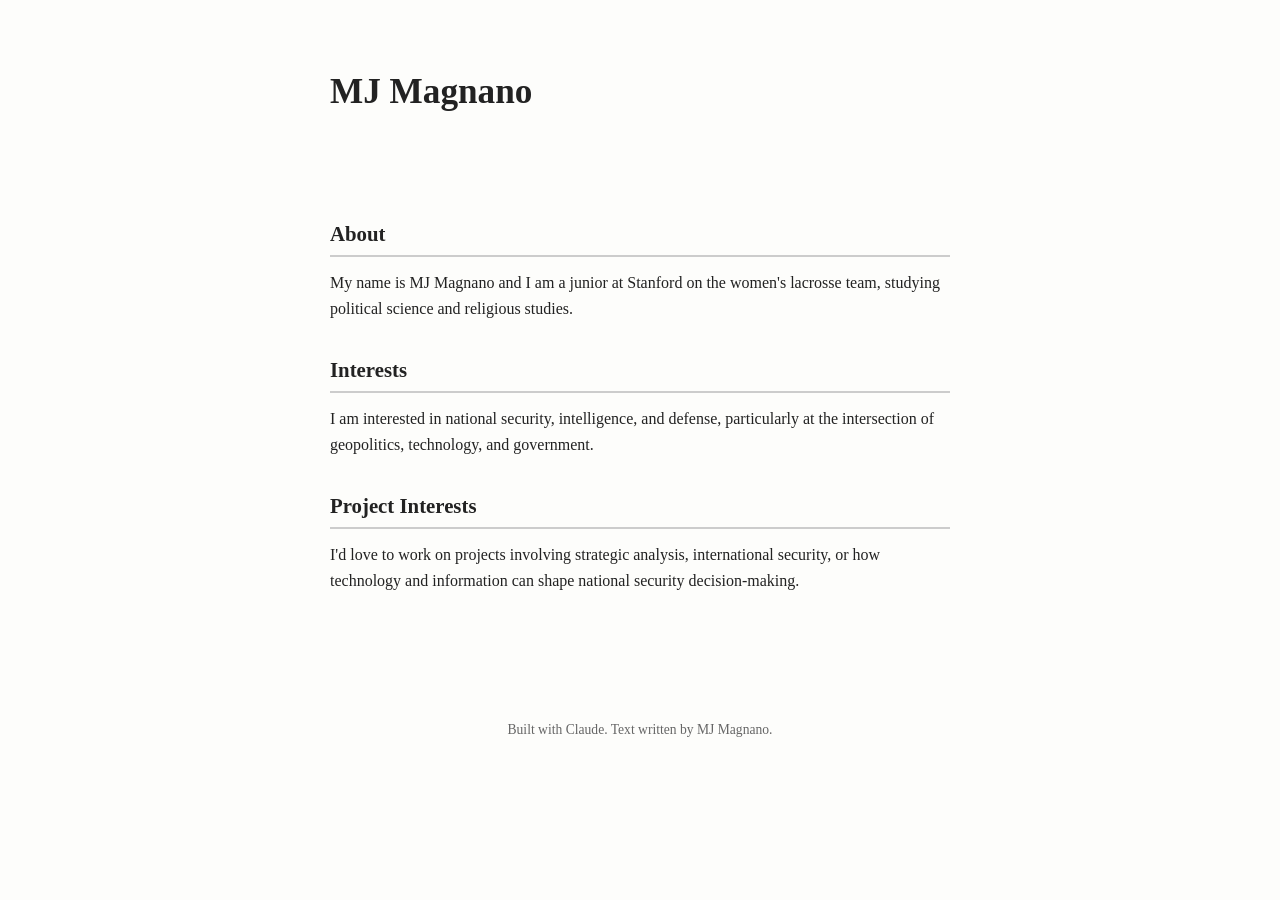
<file: index.html>
<!DOCTYPE html>
<html lang="en">
<head>
  <meta charset="UTF-8">
  <meta name="viewport" content="width=device-width, initial-scale=1.0">
  <title>MJ Magnano</title>
  <link rel="stylesheet" href="style.css">
</head>
<body>
  <header>
    <h1>MJ Magnano</h1>
  </header>

  <main>
    <section id="about">
      <h2>About</h2>
      <p>My name is MJ Magnano and I am a junior at Stanford on the women's lacrosse team, studying political science and religious studies.</p>
    </section>

    <section id="interests">
      <h2>Interests</h2>
      <p>I am interested in national security, intelligence, and defense, particularly at the intersection of geopolitics, technology, and government.</p>
    </section>

    <section id="project-interests">
      <h2>Project Interests</h2>
      <p>I'd love to work on projects involving strategic analysis, international security, or how technology and information can shape national security decision-making.</p>
    </section>
  </main>

  <footer>
    <p>Built with Claude. Text written by MJ Magnano.</p>
  </footer>
</body>
</html>
</file>
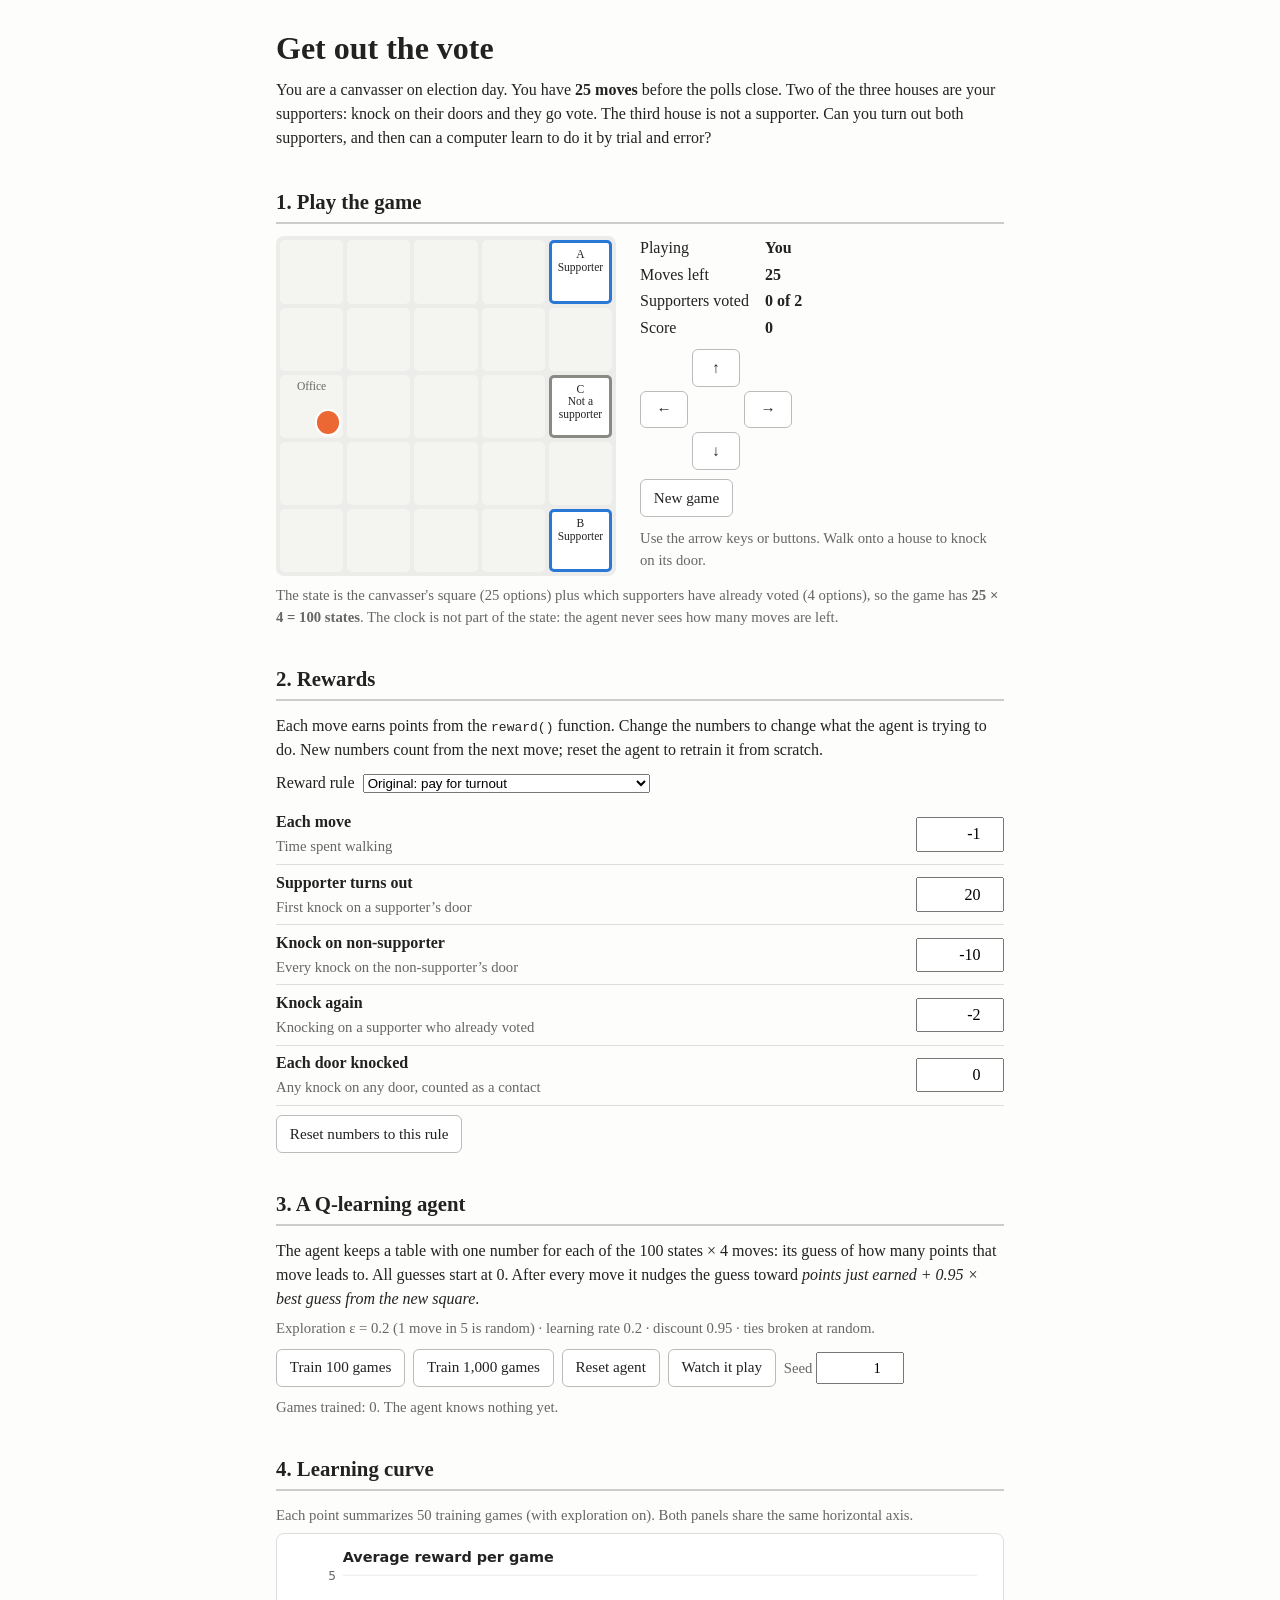
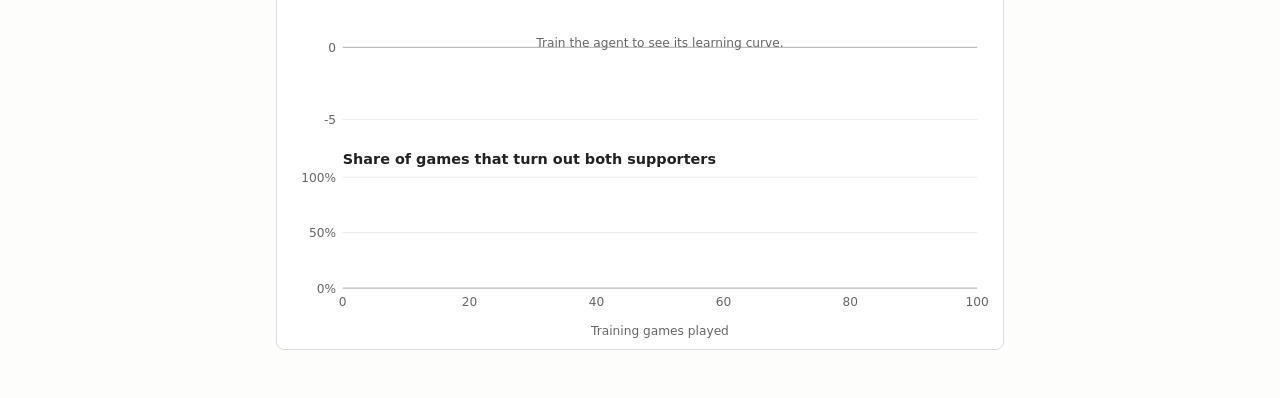
<file: rl-game/index.html>
<!doctype html>
<html lang="en">
<head>
<meta charset="utf-8">
<meta name="viewport" content="width=device-width, initial-scale=1">
<title>Get Out the Vote</title>
<style>
  :root {
    --bg: #fdfdfb;
    --panel: #ffffff;
    --ink: #222222;
    --ink-muted: #666666;
    --rule: #dddddd;
    --grid-line: #ececea;
    --cell: #f4f4f1;
    --supporter: #2a78d6;
    --opponent: #8a8a85;
    --voted: #1f8a4c;
    --canvasser: #eb6834;
    --series-reward: #2a78d6;
    --series-goal: #eb6834;
  }
  * { box-sizing: border-box; }
  body {
    margin: 0;
    font-family: Georgia, 'Times New Roman', serif;
    line-height: 1.5;
    color: var(--ink);
    background: var(--bg);
  }
  main { max-width: 760px; margin: 0 auto; padding: 1.5rem 16px 3rem; }
  h1 { font-size: 2rem; margin: 0 0 .25rem; }
  h2 { font-size: 1.3rem; border-bottom: 2px solid #ccc; padding-bottom: .3rem; margin: 2.2rem 0 .8rem; }
  p { margin: .4rem 0; }
  .muted { color: var(--ink-muted); font-size: .92rem; }
  button {
    font: inherit; font-size: .95rem; padding: .4rem .8rem; cursor: pointer;
    border: 1px solid #bbb; border-radius: 6px; background: var(--panel); color: var(--ink);
  }
  button:hover:not(:disabled) { background: #f0f0ec; }
  button:disabled { opacity: .45; cursor: default; }
  .row { display: flex; flex-wrap: wrap; gap: .5rem; align-items: center; margin: .6rem 0; }

  /* Game board */
  .game { display: flex; flex-wrap: wrap; gap: 1.5rem; align-items: flex-start; }
  .grid {
    display: grid; grid-template-columns: repeat(5, 1fr); gap: 4px;
    width: min(340px, 100%); padding: 4px; background: var(--grid-line); border-radius: 8px;
  }
  .cell {
    aspect-ratio: 1; background: var(--cell); border-radius: 5px; position: relative;
    display: flex; align-items: flex-start; justify-content: center; text-align: center;
    padding-top: 8%; font-size: .72rem; line-height: 1.1; color: var(--ink-muted);
  }
  .cell.house { border: 3px solid var(--opponent); background: #fff; color: var(--ink); }
  .cell.house.supporter { border-color: var(--supporter); }
  .cell.house.voted { border-color: var(--voted); background: #e8f5ec; }
  .cell .who {
    position: absolute; width: 36%; height: 36%; border-radius: 50%;
    background: var(--canvasser); box-shadow: 0 0 0 2px #fff; bottom: 6%; right: 6%;
  }
  .side { flex: 1; min-width: 220px; }
  .stats { display: grid; grid-template-columns: auto 1fr; gap: .15rem 1rem; margin-bottom: .6rem; }
  .stats b { font-variant-numeric: tabular-nums; }
  .pad { display: grid; grid-template-columns: repeat(3, 3rem); gap: 4px; margin: .6rem 0; }
  .pad button { padding: .4rem 0; }
  #message { min-height: 3em; }

  /* Reward table */
  table { border-collapse: collapse; width: 100%; }
  td { padding: .35rem .5rem .35rem 0; border-bottom: 1px solid var(--rule); vertical-align: middle; }
  td:last-child { text-align: right; padding-right: 0; }
  input[type=number] { font: inherit; width: 5.5rem; padding: .2rem .4rem; text-align: right; }

  /* Learning curve */
  .chart-wrap { position: relative; background: var(--panel); border: 1px solid var(--rule); border-radius: 8px; padding: 8px; }
  #chart { width: 100%; height: auto; display: block; font-family: system-ui, sans-serif; }
  #tooltip {
    position: absolute; pointer-events: none; display: none; background: #fff; border: 1px solid #ccc;
    border-radius: 6px; padding: .35rem .55rem; font: .8rem/1.35 system-ui, sans-serif;
    box-shadow: 0 2px 8px rgba(0,0,0,.12); white-space: nowrap;
  }
  .swatch { display: inline-block; width: 10px; height: 3px; border-radius: 2px; vertical-align: middle; margin-right: 5px; }
</style>
</head>
<body>
<main>
  <h1>Get out the vote</h1>
  <p>You are a canvasser on election day. You have <b>25 moves</b> before the polls close.
    Two of the three houses are your supporters: knock on their doors and they go vote.
    The third house is not a supporter. Can you turn out both supporters, and then can a
    computer learn to do it by trial and error?</p>

  <!-- 1. The game -->
  <h2>1. Play the game</h2>
  <div class="game">
    <div id="grid" class="grid" aria-label="Neighborhood map"></div>
    <div class="side">
      <div class="stats">
        <span>Playing</span><b id="who">You</b>
        <span>Moves left</span><b id="moves">25</b>
        <span>Supporters voted</span><b id="turnout">0 of 2</b>
        <span>Score</span><b id="score">0</b>
      </div>
      <div class="pad">
        <span></span><button data-move="0" aria-label="Up">↑</button><span></span>
        <button data-move="2" aria-label="Left">←</button><span></span><button data-move="3" aria-label="Right">→</button>
        <span></span><button data-move="1" aria-label="Down">↓</button><span></span>
      </div>
      <div class="row"><button id="newGame">New game</button></div>
      <p id="message" class="muted">Use the arrow keys or buttons. Walk onto a house to knock on its door.</p>
    </div>
  </div>
  <p class="muted">The state is the canvasser's square (25 options) plus which supporters have
    already voted (4 options), so the game has <b>25 × 4 = 100 states</b>. The clock is not part
    of the state: the agent never sees how many moves are left.</p>

  <!-- 2. Rewards -->
  <h2>2. Rewards</h2>
  <p>Each move earns points from the <code>reward()</code> function. Change the numbers to
    change what the agent is trying to do. New numbers count from the next move; reset the agent
    to retrain it from scratch.</p>
  <div class="row">
    <label for="rule">Reward rule</label>
    <select id="rule"></select>
  </div>
  <table id="rewardTable"></table>
  <div class="row"><button id="defaultRewards">Reset numbers to this rule</button></div>

  <!-- 3. The agent -->
  <h2>3. A Q-learning agent</h2>
  <p>The agent keeps a table with one number for each of the 100 states × 4 moves: its guess of
    how many points that move leads to. All guesses start at 0. After every move it nudges the
    guess toward <i>points just earned + 0.95 × best guess from the new square</i>.</p>
  <p class="muted">Exploration ε = 0.2 (1 move in 5 is random) · learning rate 0.2 ·
    discount 0.95 · ties broken at random.</p>
  <div class="row">
    <button id="train100">Train 100 games</button>
    <button id="train1000">Train 1,000 games</button>
    <button id="resetAgent">Reset agent</button>
    <button id="watch">Watch it play</button>
    <label class="muted">Seed <input id="seed" type="number" value="1" step="1"></label>
  </div>
  <p id="agentStatus" class="muted"></p>

  <!-- 4. Learning curve -->
  <h2>4. Learning curve</h2>
  <p class="muted">Each point summarizes 50 training games (with exploration on).
    Both panels share the same horizontal axis.</p>
  <div class="chart-wrap">
    <svg id="chart" viewBox="0 0 640 360" role="img" aria-label="Learning curve"></svg>
    <div id="tooltip"></div>
  </div>
</main>

<script>
// ===================== Rewards =====================
// Two reward rules to compare. The page starts with the first; the controls switch between them.
const REWARD_RULES = {
  turnout: {
    label: 'Original: pay for turnout',
    values: { move: -1, turnout: 20, opponent: -10, repeat: -2, door: 0 },
  },
  doors: {
    label: 'Campaign metric: also pay per door knocked',
    values: { move: -1, turnout: 20, opponent: -10, repeat: -2, door: 8 },
  },
};
const R = { ...REWARD_RULES.turnout.values };  // the numbers in use right now

// Points for one move. `e` describes what happened on that move (see step()).
function reward(e) {
  let points = R.move;                          // every move uses up time before the polls close
  if (e.turnedOut)       points += R.turnout;   // a supporter answers the door and goes to vote
  if (e.knockedOpponent) points += R.opponent;  // knocked on the non-supporter's door (may remind them to vote)
  if (e.knockedVoted)    points += R.repeat;    // knocked on a supporter who has already voted
  if (e.house >= 0)      points += R.door;      // any door knocked counts as a contact (0 in the original rule)
  return points;
}

// Labels for the reward controls.
const REWARD_LABELS = {
  move:     ['Each move', 'Time spent walking'],
  turnout:  ['Supporter turns out', 'First knock on a supporter’s door'],
  opponent: ['Knock on non-supporter', 'Every knock on the non-supporter’s door'],
  repeat:   ['Knock again', 'Knocking on a supporter who already voted'],
  door:     ['Each door knocked', 'Any knock on any door, counted as a contact'],
};

// ===================== The game =====================
const SIZE = 5;
const MAX_MOVES = 25;
const START = { x: 0, y: 2 };
const HOUSES = [
  { x: 4, y: 0, supporter: true,  name: 'A' },
  { x: 4, y: 4, supporter: true,  name: 'B' },
  { x: 4, y: 2, supporter: false, name: 'C' },
];
const SUPPORTERS = HOUSES.map((h, i) => i).filter(i => HOUSES[i].supporter);
const ACTIONS = [
  { name: 'up', dx: 0, dy: -1 }, { name: 'down', dx: 0, dy: 1 },
  { name: 'left', dx: -1, dy: 0 }, { name: 'right', dx: 1, dy: 0 },
];
const NUM_STATES = SIZE * SIZE * (1 << SUPPORTERS.length);  // 25 squares × 4 = 100

function newGame() {
  return { x: START.x, y: START.y, voted: HOUSES.map(() => false), movesLeft: MAX_MOVES };
}

function houseAt(x, y) {
  return HOUSES.findIndex(h => h.x === x && h.y === y);
}

// The state number (0–99): which square, and which supporters have voted.
function stateIndex(s) {
  let mask = 0;
  SUPPORTERS.forEach((h, bit) => { if (s.voted[h]) mask |= 1 << bit; });
  return (s.y * SIZE + s.x) * (1 << SUPPORTERS.length) + mask;
}

function allVoted(s) {
  return SUPPORTERS.every(h => s.voted[h]);
}

// Make one move. Walking onto a house knocks on its door; walking into the edge wastes the move.
function step(s, a) {
  const x = Math.min(SIZE - 1, Math.max(0, s.x + ACTIONS[a].dx));
  const y = Math.min(SIZE - 1, Math.max(0, s.y + ACTIONS[a].dy));
  const moved = x !== s.x || y !== s.y;
  const voted = s.voted.slice();
  const e = { house: -1, turnedOut: false, knockedOpponent: false, knockedVoted: false };

  const h = moved ? houseAt(x, y) : -1;
  if (h >= 0) {
    e.house = h;
    if (!HOUSES[h].supporter) e.knockedOpponent = true;
    else if (voted[h]) e.knockedVoted = true;
    else { voted[h] = true; e.turnedOut = true; }
  }

  const next = { x, y, voted, movesLeft: s.movesLeft - 1 };
  const goal = allVoted(next);
  const done = goal || next.movesLeft === 0;  // game ends when both have voted or the polls close
  return { next, e, r: reward(e), done, goal };
}

// ===================== Random numbers =====================
// Small seeded generator (mulberry32): the same seed gives the same results every time.
function makeRng(seed) {
  let t = seed >>> 0;
  return function () {
    t = (t + 0x6D2B79F5) >>> 0;
    let r = Math.imul(t ^ (t >>> 15), 1 | t);
    r ^= r + Math.imul(r ^ (r >>> 7), 61 | r);
    return ((r ^ (r >>> 14)) >>> 0) / 4294967296;
  };
}

// ===================== Q-learning agent =====================
const EPSILON = 0.2;   // chance of a random move while training
const ALPHA = 0.2;     // learning rate
const GAMMA = 0.95;    // discount on future points
const BLOCK = 50;      // games per point on the learning curve

let Q, rng, history;   // Q-table, training randomness, one {total, goal} per training game

function resetAgent() {
  Q = Array.from({ length: NUM_STATES }, () => [0, 0, 0, 0]);
  rng = makeRng(Number(document.getElementById('seed').value) || 0);
  history = [];
}

// Best move by the table; ties broken at random.
function bestAction(s, rand) {
  const q = Q[stateIndex(s)];
  const top = Math.max(...q);
  const ties = [0, 1, 2, 3].filter(a => q[a] === top);
  return ties[Math.floor(rand() * ties.length)];
}

// Epsilon-greedy: usually the best move, sometimes a random one.
function exploreAction(s) {
  return rng() < EPSILON ? Math.floor(rng() * ACTIONS.length) : bestAction(s, rng);
}

function trainOneGame() {
  let s = newGame(), total = 0;
  while (true) {
    const a = exploreAction(s);
    const { next, r, done, goal } = step(s, a);
    const i = stateIndex(s);
    const future = done ? 0 : Math.max(...Q[stateIndex(next)]);  // no future after the game ends
    Q[i][a] += ALPHA * (r + GAMMA * future - Q[i][a]);
    total += r;
    s = next;
    if (done) { history.push({ total, goal }); return; }
  }
}

function train(n) {
  for (let k = 0; k < n; k++) trainOneGame();
  updateAgentStatus();
  drawChart();
}

// ===================== Page: the board =====================
const gridEl = document.getElementById('grid');
const cells = [];
for (let y = 0; y < SIZE; y++) {
  for (let x = 0; x < SIZE; x++) {
    const c = document.createElement('div');
    c.className = 'cell';
    gridEl.appendChild(c);
    cells.push(c);
  }
}

let game = newGame();   // what the board is showing
let score = 0;
let over = false;
let watching = false;

function render() {
  cells.forEach((c, k) => {
    const x = k % SIZE, y = Math.floor(k / SIZE), h = houseAt(x, y);
    c.className = 'cell';
    c.textContent = '';
    if (h >= 0) {
      const house = HOUSES[h];
      c.classList.add('house');
      if (house.supporter) c.classList.add('supporter');
      if (game.voted[h]) c.classList.add('voted');
      c.textContent = `${house.name}\n` + (game.voted[h] ? 'Voted ✓' : house.supporter ? 'Supporter' : 'Not a supporter');
      c.style.whiteSpace = 'pre-line';
    } else if (x === START.x && y === START.y) {
      c.textContent = 'Office';
    }
    if (x === game.x && y === game.y) {
      const dot = document.createElement('span');
      dot.className = 'who';
      c.appendChild(dot);
    }
  });
  document.getElementById('who').textContent = watching ? 'Agent' : 'You';
  document.getElementById('moves').textContent = game.movesLeft;
  document.getElementById('turnout').textContent = `${SUPPORTERS.filter(h => game.voted[h]).length} of ${SUPPORTERS.length}`;
  document.getElementById('score').textContent = fmt(score);
}

function fmt(v) {
  return Number.isInteger(v) ? String(v) : v.toFixed(1);
}

function describe(e, r) {
  const pts = ` (${r >= 0 ? '+' : ''}${fmt(r)})`;
  if (e.turnedOut) return `House ${HOUSES[e.house].name} is a supporter and goes to vote!` + pts;
  if (e.knockedOpponent) return `House ${HOUSES[e.house].name} is not a supporter.` + pts;
  if (e.knockedVoted) return `House ${HOUSES[e.house].name} already voted.` + pts;
  return 'Walking…' + pts;
}

function endMessage(goal) {
  const n = SUPPORTERS.filter(h => game.voted[h]).length;
  return (goal ? 'Both supporters voted! ' : 'The polls have closed. ') +
    `${n} of ${SUPPORTERS.length} supporters turned out. Final score: ${fmt(score)}.`;
}

function startHumanGame() {
  game = newGame(); score = 0; over = false;
  document.getElementById('message').textContent = 'Use the arrow keys or buttons. Walk onto a house to knock on its door.';
  render();
}

function humanMove(a) {
  if (over || watching) return;
  const { next, e, r, done, goal } = step(game, a);
  game = next; score += r;
  document.getElementById('message').textContent = done ? endMessage(goal) : describe(e, r);
  over = done;
  render();
}

document.querySelectorAll('[data-move]').forEach(b =>
  b.addEventListener('click', () => humanMove(Number(b.dataset.move))));
document.addEventListener('keydown', ev => {
  if (ev.target.tagName === 'INPUT') return;
  const a = { ArrowUp: 0, ArrowDown: 1, ArrowLeft: 2, ArrowRight: 3 }[ev.key];
  if (a === undefined) return;
  ev.preventDefault();
  humanMove(a);
});
document.getElementById('newGame').addEventListener('click', startHumanGame);

// ===================== Page: watch the agent =====================
// Plays one game with no exploring. Uses its own random numbers so watching never changes training.
function watch() {
  const watchRng = makeRng((Number(document.getElementById('seed').value) || 0) + 1);
  watching = true; game = newGame(); score = 0; over = false;
  setButtons();
  render();
  document.getElementById('message').textContent = 'The agent is playing (best move every time)…';

  const tick = () => {
    const { next, e, r, done, goal } = step(game, bestAction(game, watchRng));
    game = next; score += r;
    document.getElementById('message').textContent = done ? 'Agent: ' + endMessage(goal) : 'Agent: ' + describe(e, r);
    render();
    if (done) { watching = false; over = true; setButtons(); return; }
    setTimeout(tick, 280);
  };
  setTimeout(tick, 400);
}

function setButtons() {
  document.querySelectorAll('button').forEach(b => {
    if (b.id !== 'defaultRewards') b.disabled = watching;
  });
}

// ===================== Page: reward controls =====================
const rewardTable = document.getElementById('rewardTable');
const ruleSelect = document.getElementById('rule');
for (const [id, rule] of Object.entries(REWARD_RULES)) ruleSelect.add(new Option(rule.label, id));

// Put the selected rule's numbers into use and into the inputs.
function applyRule() {
  Object.assign(R, REWARD_RULES[ruleSelect.value].values);
  for (const key in R) document.getElementById('r-' + key).value = R[key];
}

for (const key of Object.keys(R)) {
  const [label, note] = REWARD_LABELS[key];
  const tr = document.createElement('tr');
  tr.innerHTML = `<td><b>${label}</b><br><span class="muted">${note}</span></td>
    <td><input type="number" step="1" id="r-${key}" aria-label="${label}"></td>`;
  rewardTable.appendChild(tr);
  const input = tr.querySelector('input');
  input.value = R[key];
  input.addEventListener('input', () => {
    const v = parseFloat(input.value);
    if (!Number.isNaN(v)) R[key] = v;
  });
}
ruleSelect.addEventListener('change', applyRule);
document.getElementById('defaultRewards').addEventListener('click', applyRule);

// ===================== Page: agent controls =====================
function updateAgentStatus() {
  const el = document.getElementById('agentStatus');
  if (!history.length) { el.textContent = 'Games trained: 0. The agent knows nothing yet.'; return; }
  const last = history.slice(-BLOCK);
  const avg = last.reduce((t, g) => t + g.total, 0) / last.length;
  const share = last.filter(g => g.goal).length / last.length;
  el.textContent = `Games trained: ${history.length.toLocaleString()}. Last ${last.length} games: ` +
    `average reward ${avg.toFixed(1)}, both supporters turned out in ${Math.round(share * 100)}%.`;
}

document.getElementById('train100').addEventListener('click', () => train(100));
document.getElementById('train1000').addEventListener('click', () => train(1000));
document.getElementById('resetAgent').addEventListener('click', () => { resetAgent(); updateAgentStatus(); drawChart(); });
document.getElementById('watch').addEventListener('click', watch);

// ===================== Page: learning curve =====================
const W = 640, H = 360, LEFT = 52, RIGHT = 16;
const P1 = { top: 30, h: 130 };    // average reward panel
const P2 = { top: 212, h: 100 };   // goal share panel

// Round axis steps to 1, 2 or 5 × a power of ten.
function niceStep(range, count) {
  const raw = range / count, mag = Math.pow(10, Math.floor(Math.log10(raw)));
  const f = raw / mag;
  return (f <= 1 ? 1 : f <= 2 ? 2 : f <= 5 ? 5 : 10) * mag;
}

function blocks() {
  const out = [];
  for (let i = 0; i + BLOCK <= history.length; i += BLOCK) {
    const g = history.slice(i, i + BLOCK);
    out.push({
      start: i + 1, end: i + BLOCK,
      avg: g.reduce((t, x) => t + x.total, 0) / BLOCK,
      goal: g.filter(x => x.goal).length / BLOCK,
    });
  }
  return out;
}

function drawChart() {
  const svg = document.getElementById('chart');
  const data = blocks();
  const xMax = Math.max(100, data.length ? data[data.length - 1].end : 0);
  const sx = v => LEFT + (v / xMax) * (W - LEFT - RIGHT);

  // Reward panel scale, always including 0.
  const vals = data.map(d => d.avg);
  let lo = Math.min(0, ...vals), hi = Math.max(0, ...vals);
  if (hi - lo < 1) { lo -= 5; hi += 5; }
  const rs = niceStep(hi - lo, 4);
  lo = Math.floor(lo / rs) * rs; hi = Math.ceil(hi / rs) * rs;
  const sy1 = v => P1.top + P1.h - ((v - lo) / (hi - lo)) * P1.h;
  const sy2 = v => P2.top + P2.h - v * P2.h;

  let out = '';
  const text = (x, y, s, anchor = 'end', extra = '') =>
    `<text x="${x}" y="${y}" text-anchor="${anchor}" font-size="11" fill="#666" ${extra}>${s}</text>`;

  // Panel titles
  out += `<text x="${LEFT}" y="${P1.top - 12}" font-size="13" font-weight="600" fill="#222">Average reward per game</text>`;
  out += `<text x="${LEFT}" y="${P2.top - 12}" font-size="13" font-weight="600" fill="#222">Share of games that turn out both supporters</text>`;

  // Grid lines and y labels
  for (let v = lo; v <= hi + 1e-9; v += rs) {
    const y = sy1(v);
    out += `<line x1="${LEFT}" x2="${W - RIGHT}" y1="${y}" y2="${y}" stroke="${v === 0 ? '#bbb' : '#ececea'}"/>`;
    out += text(LEFT - 6, y + 4, fmt(+v.toFixed(6)));
  }
  for (const v of [0, 0.5, 1]) {
    const y = sy2(v);
    out += `<line x1="${LEFT}" x2="${W - RIGHT}" y1="${y}" y2="${y}" stroke="${v === 0 ? '#bbb' : '#ececea'}"/>`;
    out += text(LEFT - 6, y + 4, `${v * 100}%`);
  }

  // Shared x axis
  const xs = niceStep(xMax, 5);
  for (let v = 0; v <= xMax + 1e-9; v += xs) {
    out += text(sx(v), P2.top + P2.h + 16, v.toLocaleString(), 'middle');
  }
  out += text((LEFT + W - RIGHT) / 2, H - 6, 'Training games played', 'middle');

  if (!data.length) {
    out += text((LEFT + W - RIGHT) / 2, P1.top + P1.h / 2, 'Train the agent to see its learning curve.', 'middle', 'font-size="13"');
  } else {
    // Lines (with dots while there are few points)
    const line = (sy, key, color) => {
      const pts = data.map(d => `${sx(d.end).toFixed(1)},${sy(d[key]).toFixed(1)}`).join(' ');
      let s = `<polyline points="${pts}" fill="none" stroke="${color}" stroke-width="2" stroke-linejoin="round" stroke-linecap="round"/>`;
      if (data.length <= 24) data.forEach(d => {
        s += `<circle cx="${sx(d.end)}" cy="${sy(d[key])}" r="3.5" fill="${color}" stroke="#fff" stroke-width="2"/>`;
      });
      return s;
    };
    out += line(sy1, 'avg', 'var(--series-reward)');
    out += line(sy2, 'goal', 'var(--series-goal)');
  }

  // Hover layer: crosshair across both panels
  out += `<g id="hover" style="display:none">
    <line id="hLine" y1="${P1.top}" y2="${P2.top + P2.h}" stroke="#999" stroke-dasharray="3 3"/>
    <circle id="hDot1" r="5" fill="var(--series-reward)" stroke="#fff" stroke-width="2"/>
    <circle id="hDot2" r="5" fill="var(--series-goal)" stroke="#fff" stroke-width="2"/>
  </g>
  <rect id="hit" x="${LEFT}" y="${P1.top}" width="${W - LEFT - RIGHT}" height="${P2.top + P2.h - P1.top}" fill="transparent"/>`;
  svg.innerHTML = out;

  const hover = svg.querySelector('#hover'), tip = document.getElementById('tooltip');
  const hit = svg.querySelector('#hit');
  hit.addEventListener('mousemove', ev => {
    if (!data.length) return;
    const box = svg.getBoundingClientRect();
    const vx = (ev.clientX - box.left) * W / box.width;
    let best = data[0];
    for (const d of data) if (Math.abs(sx(d.end) - vx) < Math.abs(sx(best.end) - vx)) best = d;
    const x = sx(best.end);
    hover.style.display = '';
    svg.querySelector('#hLine').setAttribute('x1', x);
    svg.querySelector('#hLine').setAttribute('x2', x);
    svg.querySelector('#hDot1').setAttribute('cx', x);
    svg.querySelector('#hDot1').setAttribute('cy', sy1(best.avg));
    svg.querySelector('#hDot2').setAttribute('cx', x);
    svg.querySelector('#hDot2').setAttribute('cy', sy2(best.goal));
    tip.innerHTML = `<b>Games ${best.start.toLocaleString()}–${best.end.toLocaleString()}</b><br>
      <span class="swatch" style="background:var(--series-reward)"></span>Average reward: ${best.avg.toFixed(1)}<br>
      <span class="swatch" style="background:var(--series-goal)"></span>Both supporters voted: ${Math.round(best.goal * 100)}%`;
    tip.style.display = 'block';
    const px = x * box.width / W + 8;
    tip.style.left = Math.min(px + 12, box.width - tip.offsetWidth) + 'px';
    tip.style.top = (sy1(best.avg) * box.height / H) + 'px';
  });
  hit.addEventListener('mouseleave', () => { hover.style.display = 'none'; tip.style.display = 'none'; });
}

// ===================== Start =====================
resetAgent();
updateAgentStatus();
drawChart();
startHumanGame();
</script>
</body>
</html>
</file>
<file: style.css>
* {
  box-sizing: border-box;
}

body {
  margin: 0;
  font-family: Georgia, 'Times New Roman', serif;
  line-height: 1.6;
  color: #222;
  background-color: #fdfdfb;
}

header, main, footer {
  max-width: 700px;
  margin: 0 auto;
  padding: 1.5rem;
}

header h1 {
  font-size: 1.8rem;
  margin-bottom: 0;
}

section {
  margin-bottom: 2rem;
}

section h2 {
  font-size: 1.3rem;
  border-bottom: 2px solid #ccc;
  padding-bottom: 0.3rem;
  margin-bottom: 0.8rem;
}

section p {
  margin: 0;
}

footer {
  text-align: center;
  font-size: 0.85rem;
  color: #666;
  padding-top: 0;
  padding-bottom: 2rem;
}

@media (min-width: 600px) {
  header, main, footer {
    padding: 2.5rem;
  }

  header h1 {
    font-size: 2.2rem;
  }
}
</file>
